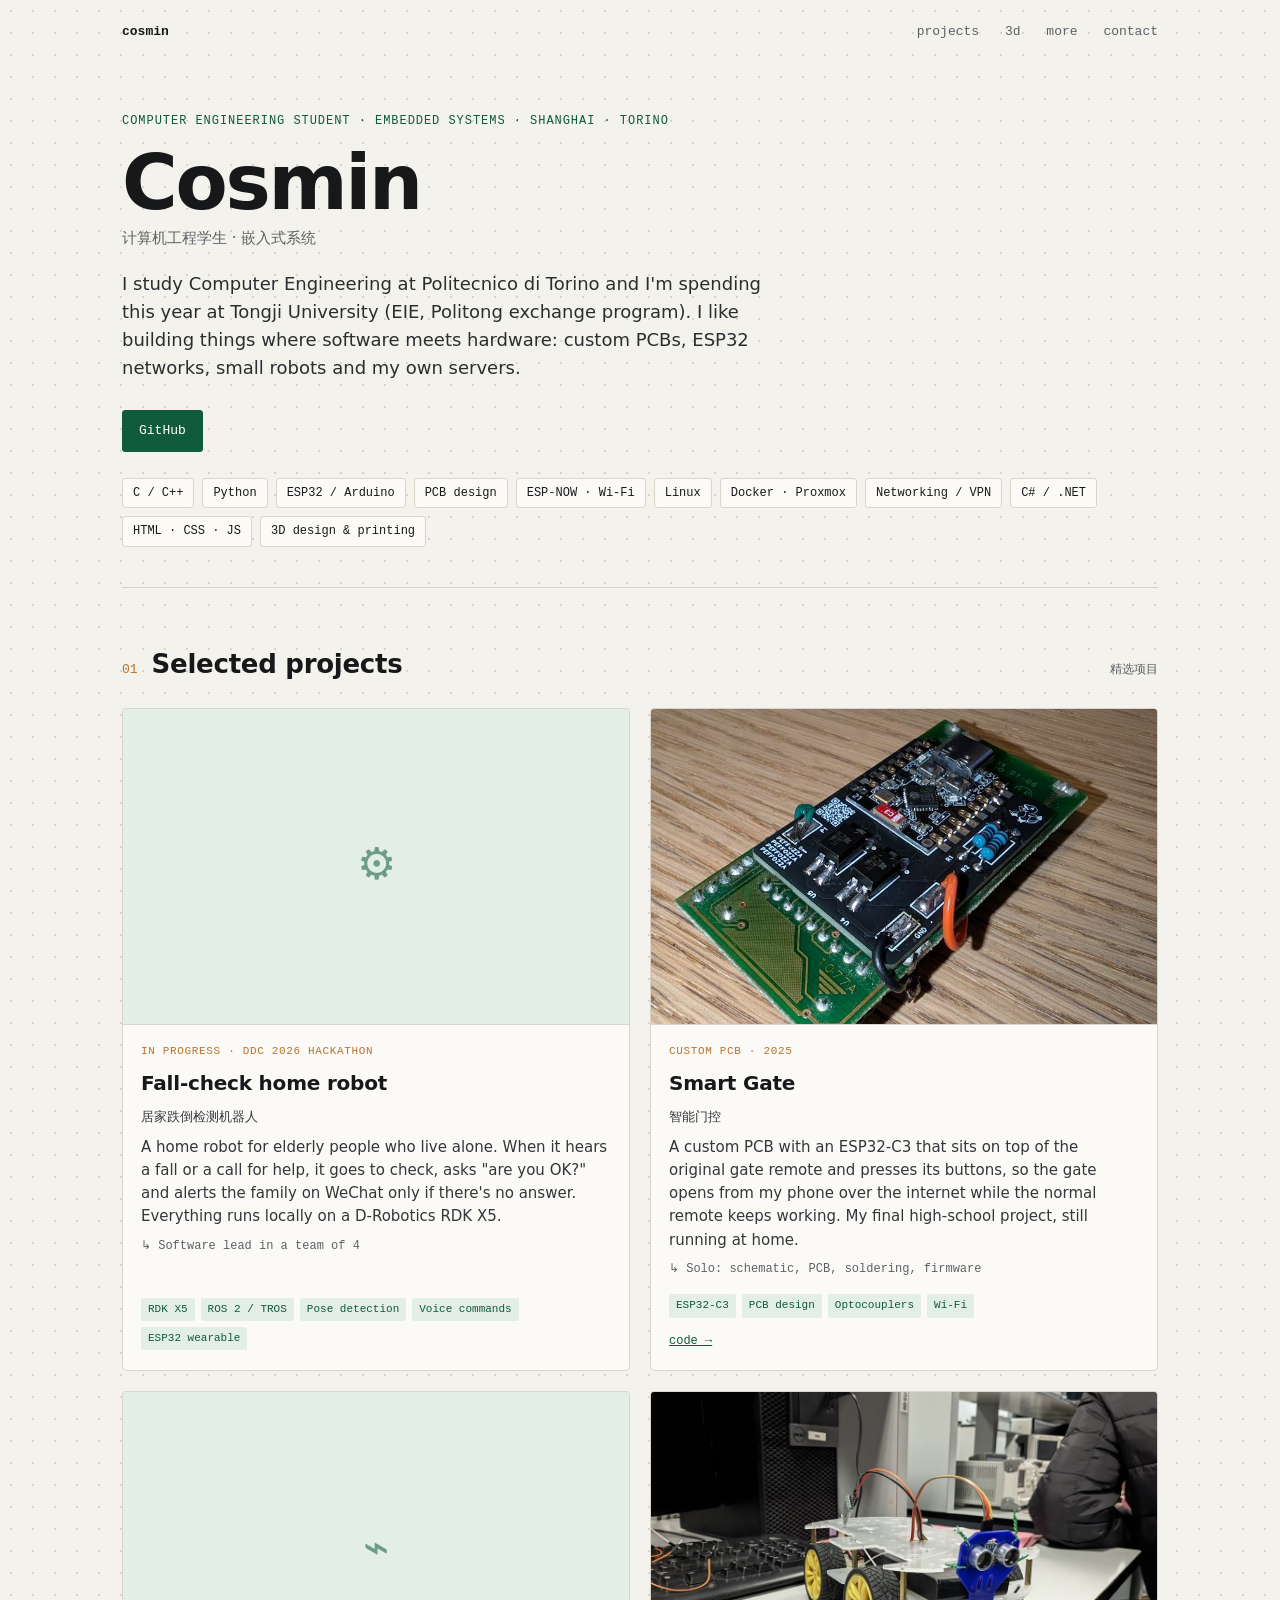
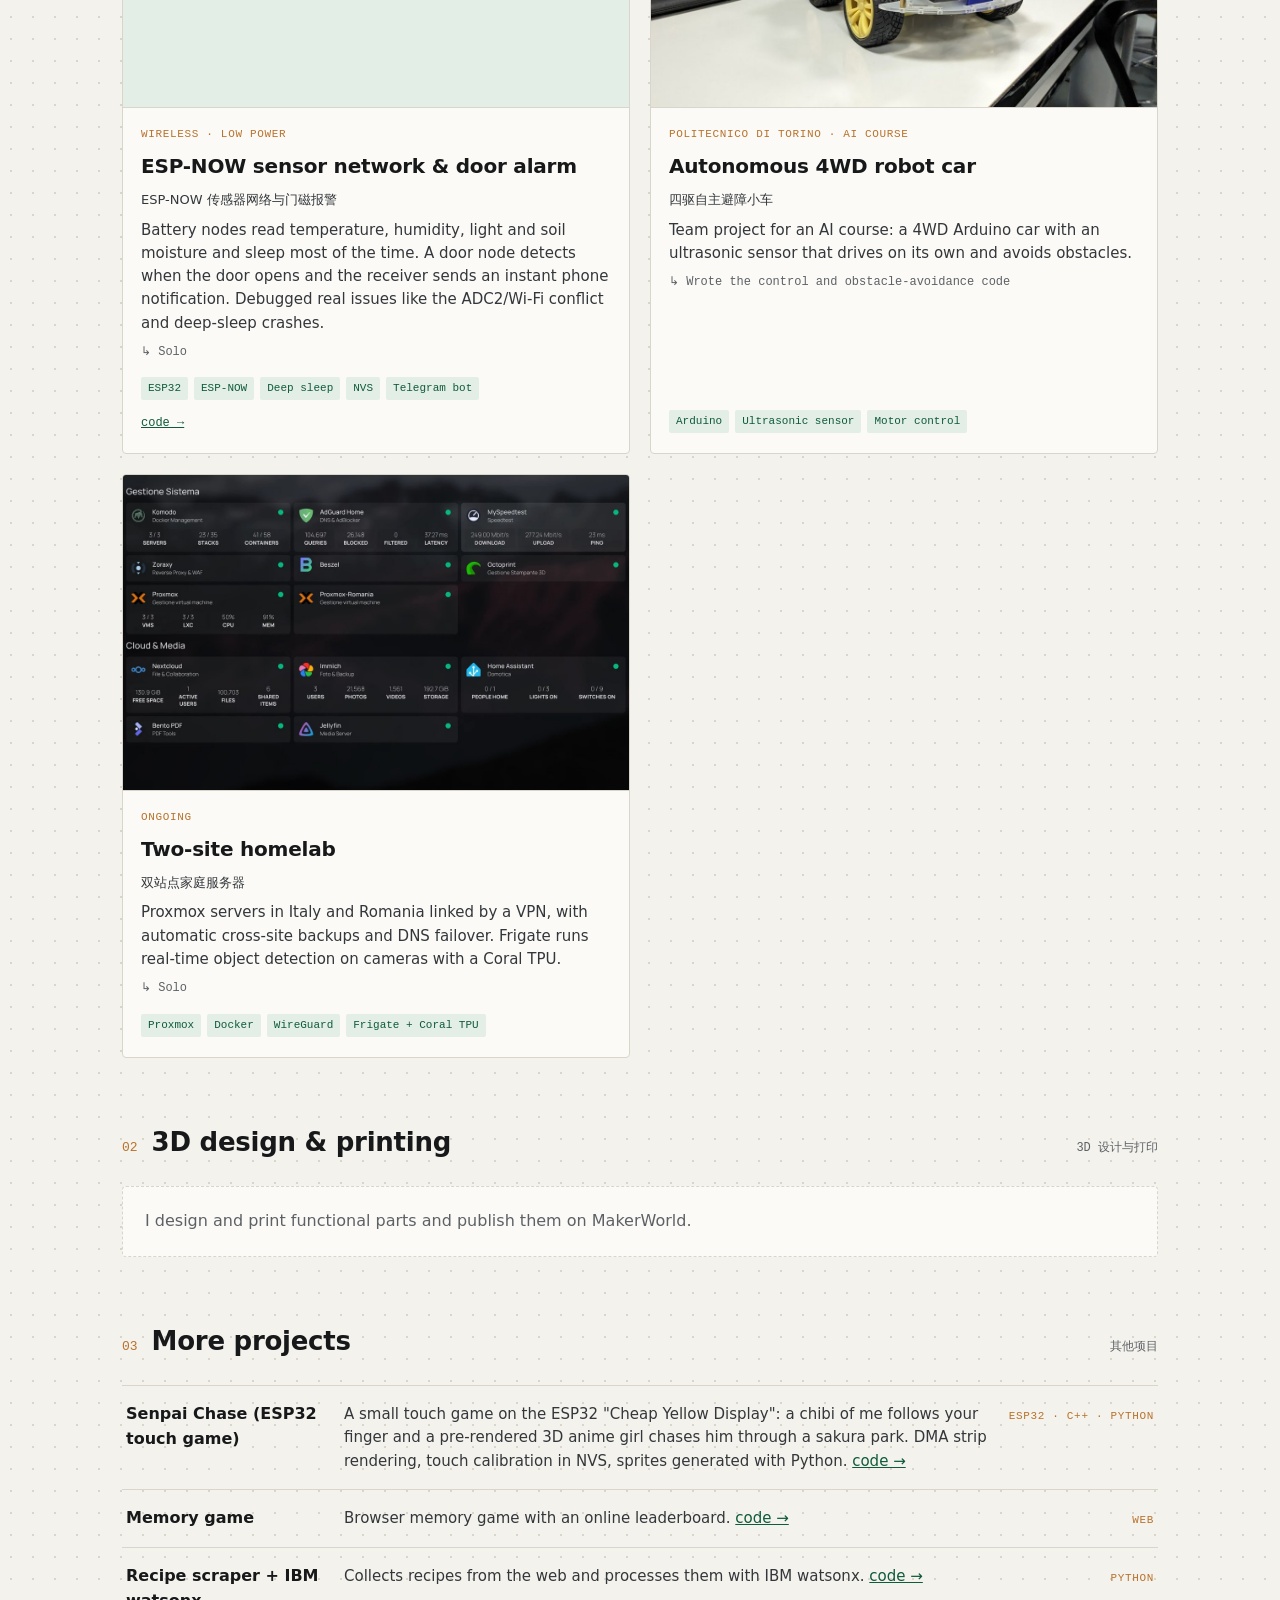
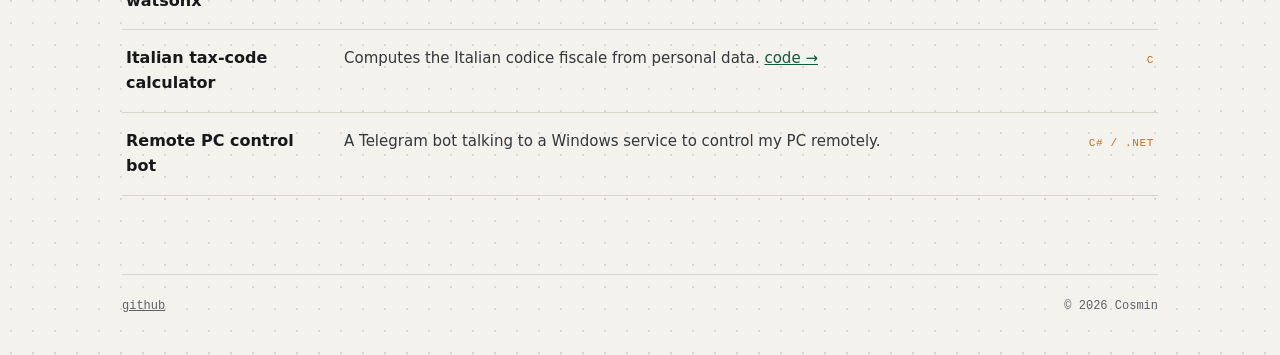
<file: index.html>
<!DOCTYPE html>
<html lang="en">
<head>
<meta charset="utf-8">
<meta name="viewport" content="width=device-width, initial-scale=1">
<title>Cosmin · Projects</title>
<meta name="description" content="Embedded systems, robotics and software projects by Cosmin, Computer Engineering student at Politecnico di Torino and Tongji University.">
<style>
  :root{
    --bg:#f4f2ec; --paper:#fbfaf6; --ink:#16181a; --muted:#5d6166; --line:#d9d5ca;
    --pcb:#0f5b3a; --pcb-soft:#e3eee7; --copper:#b8722c;
    --mono: ui-monospace, "JetBrains Mono", "SFMono-Regular", Menlo, Consolas, monospace;
    --sans: "Inter", system-ui, -apple-system, "Segoe UI", "PingFang SC", "Microsoft YaHei", sans-serif;
  }
  *{box-sizing:border-box}
  html{scroll-behavior:smooth}
  body{margin:0;background:var(--bg);color:var(--ink);font-family:var(--sans);line-height:1.55;
    background-image:radial-gradient(var(--line) 1px, transparent 1px);background-size:22px 22px}
  a{color:inherit}
  .wrap{max-width:1080px;margin:0 auto;padding:0 22px}
  header.top{display:flex;justify-content:space-between;align-items:center;padding:22px 0;font-family:var(--mono);font-size:13px}
  header.top nav a{margin-left:18px;text-decoration:none;color:var(--muted)}
  header.top nav a:hover{color:var(--pcb)}
  .hero{padding:48px 0 40px;border-bottom:1px solid var(--line)}
  .kicker{font-family:var(--mono);font-size:12px;letter-spacing:.08em;text-transform:uppercase;color:var(--pcb)}
  h1{font-size:clamp(40px,7vw,76px);line-height:1;margin:14px 0 6px;letter-spacing:-.03em}
  .zh{color:var(--muted);font-size:15px;margin:0 0 20px}
  .bio{max-width:640px;font-size:18px;color:#2b2e31}
  .pills{display:flex;flex-wrap:wrap;gap:8px;margin-top:26px}
  .pill{font-family:var(--mono);font-size:12px;padding:5px 10px;border:1px solid var(--line);background:var(--paper);border-radius:3px}
  .cta{display:flex;gap:12px;margin-top:28px;flex-wrap:wrap}
  .btn{font-family:var(--mono);font-size:13px;text-decoration:none;padding:10px 16px;border:1.5px solid var(--ink);border-radius:3px;background:var(--paper)}
  .btn.primary{background:var(--pcb);border-color:var(--pcb);color:#fff}
  section{padding:56px 0 8px}
  .sec-head{display:flex;align-items:baseline;gap:14px;margin-bottom:24px}
  .sec-head h2{margin:0;font-size:26px;letter-spacing:-.01em}
  .sec-head .num{font-family:var(--mono);color:var(--copper);font-size:13px}
  .sec-head .sub{font-family:var(--mono);font-size:12px;color:var(--muted);margin-left:auto}
  .featured{display:grid;grid-template-columns:repeat(2,1fr);gap:20px}
  .card{background:var(--paper);border:1px solid var(--line);border-radius:4px;overflow:hidden;display:flex;flex-direction:column;transition:transform .15s, box-shadow .15s}
  .card:hover{transform:translateY(-2px);box-shadow:0 8px 24px rgba(0,0,0,.06)}
  .media{aspect-ratio:16/10;background:var(--pcb-soft);display:flex;align-items:center;justify-content:center;overflow:hidden;border-bottom:1px solid var(--line)}
  .media img{width:100%;height:100%;object-fit:cover}
  .media .ph{font-family:var(--mono);font-size:44px;color:var(--pcb);opacity:.55}
  .body{padding:18px 18px 20px;display:flex;flex-direction:column;gap:8px;flex:1}
  .tag{font-family:var(--mono);font-size:11px;color:var(--copper);text-transform:uppercase;letter-spacing:.06em}
  .card h3{margin:0;font-size:20px;letter-spacing:-.01em}
  .card .zh{font-size:13px;margin:0}
  .card p{margin:0;color:#33373b;font-size:15px}
  .role{font-family:var(--mono);font-size:12px;color:var(--muted)}
  .stack{display:flex;flex-wrap:wrap;gap:6px;margin-top:auto;padding-top:8px}
  .stack span{font-family:var(--mono);font-size:11px;background:var(--pcb-soft);color:var(--pcb);padding:3px 7px;border-radius:2px}
  .more{font-family:var(--mono);font-size:12px;margin-top:6px}
  .more a{color:var(--pcb)}
  .list{border-top:1px solid var(--line)}
  .row{display:grid;grid-template-columns:200px 1fr auto;gap:18px;padding:16px 4px;border-bottom:1px solid var(--line);align-items:baseline}
  .row h4{margin:0;font-size:16px}
  .row p{margin:0;color:#33373b;font-size:15px}
  .row .tag{white-space:nowrap}
  .mw-grid{display:grid;grid-template-columns:repeat(auto-fill,minmax(200px,1fr));gap:16px}
  .mw-empty{background:var(--paper);border:1px dashed var(--line);padding:22px;border-radius:4px;color:var(--muted)}
  footer{margin:70px 0 40px;padding-top:22px;border-top:1px solid var(--line);font-family:var(--mono);font-size:12px;color:var(--muted);display:flex;justify-content:space-between;flex-wrap:wrap;gap:10px}
  @media (max-width:640px){
    .featured{grid-template-columns:1fr}
    .row{grid-template-columns:1fr;gap:4px}
    header.top nav a{margin-left:12px}
    .sec-head .sub{display:none}
  }
</style>
</head>
<body>
<div class="wrap">
  <header class="top">
    <strong id="brand">cosmin</strong>
    <nav>
      <a href="#projects">projects</a>
      <a href="#makerworld">3d</a>
      <a href="#more">more</a>
      <a href="#contact">contact</a>
    </nav>
  </header>

  <div class="hero">
    <div class="kicker" id="loc"></div>
    <h1 id="name"></h1>
    <p class="zh" id="rolezh"></p>
    <p class="bio" id="bio"></p>
    <div class="cta" id="cta"></div>
    <div class="pills" id="skills"></div>
  </div>

  <section id="projects">
    <div class="sec-head"><span class="num">01</span><h2>Selected projects</h2><span class="sub">精选项目</span></div>
    <div class="featured" id="featured"></div>
  </section>

  <section id="makerworld">
    <div class="sec-head"><span class="num">02</span><h2>3D design &amp; printing</h2><span class="sub">3D 设计与打印</span></div>
    <div id="mw"></div>
  </section>

  <section id="more">
    <div class="sec-head"><span class="num">03</span><h2>More projects</h2><span class="sub">其他项目</span></div>
    <div class="list" id="others"></div>
  </section>

  <footer id="contact">
    <span id="contacts"></span>
    <span>© <span id="year"></span> Cosmin</span>
  </footer>
</div>

<script src="data.js"></script>
<script>
  const $ = id => document.getElementById(id);
  const esc = s => String(s ?? "").replace(/[&<>"]/g, c => ({"&":"&amp;","<":"&lt;",">":"&gt;",'"':"&quot;"}[c]));
  const icons = {robotics:"⚙", embedded:"⌁", systems:"▤", software:"{ }"};

  $("name").textContent = PROFILE.name;
  $("loc").textContent = PROFILE.role + " · " + PROFILE.location;
  $("rolezh").textContent = PROFILE.roleZh;
  $("bio").textContent = PROFILE.bio;
  $("skills").innerHTML = PROFILE.skills.map(s => `<span class="pill">${esc(s)}</span>`).join("");

  const L = PROFILE.links, cta = [];
  if (L.github) cta.push(`<a class="btn primary" href="${esc(L.github)}" target="_blank" rel="noopener">GitHub</a>`);
  if (L.makerworld) cta.push(`<a class="btn" href="${esc(L.makerworld)}" target="_blank" rel="noopener">MakerWorld</a>`);
  if (L.email) cta.push(`<a class="btn" href="mailto:${esc(L.email)}">Email</a>`);
  $("cta").innerHTML = cta.join("");

  const linkHtml = p => {
    const out = [];
    if (p.links?.repo) out.push(`<a href="${esc(p.links.repo)}" target="_blank" rel="noopener">code →</a>`);
    if (p.links?.demo) out.push(`<a href="${esc(p.links.demo)}" target="_blank" rel="noopener">demo →</a>`);
    return out.length ? `<div class="more">${out.join(" &nbsp; ")}</div>` : "";
  };

  $("featured").innerHTML = PROJECTS.filter(p => p.featured).map(p => `
    <article class="card">
      <div class="media">${p.image ? `<img src="${esc(p.image)}" alt="${esc(p.title)}" loading="lazy">` : `<span class="ph">${icons[p.category] || "◇"}</span>`}</div>
      <div class="body">
        <span class="tag">${esc(p.tag)}</span>
        <h3>${esc(p.title)}</h3>
        ${p.titleZh ? `<p class="zh">${esc(p.titleZh)}</p>` : ""}
        <p>${esc(p.summary)}</p>
        ${p.role ? `<span class="role">↳ ${esc(p.role)}</span>` : ""}
        <div class="stack">${(p.stack||[]).map(s => `<span>${esc(s)}</span>`).join("")}</div>
        ${linkHtml(p)}
      </div>
    </article>`).join("");

  $("others").innerHTML = PROJECTS.filter(p => !p.featured).map(p => `
    <div class="row">
      <h4>${esc(p.title)}</h4>
      <p>${esc(p.summary)} ${p.links?.repo ? `<a href="${esc(p.links.repo)}" target="_blank" rel="noopener" style="color:var(--pcb)">code →</a>` : ""}</p>
      <span class="tag">${esc(p.tag)}</span>
    </div>`).join("");

  if (MAKERWORLD.length) {
    $("mw").innerHTML = `<div class="mw-grid">${MAKERWORLD.map(m => `
      <a class="card" href="${esc(m.url)}" target="_blank" rel="noopener" style="text-decoration:none">
        <div class="media">${m.image ? `<img src="${esc(m.image)}" alt="${esc(m.title)}" loading="lazy">` : `<span class="ph">△</span>`}</div>
        <div class="body"><h3 style="font-size:16px">${esc(m.title)}</h3>${m.note ? `<p>${esc(m.note)}</p>` : ""}</div>
      </a>`).join("")}</div>`;
  } else {
    $("mw").innerHTML = `<div class="mw-empty">I design and print functional parts and publish them on MakerWorld.${L.makerworld ? ` <a href="${esc(L.makerworld)}" target="_blank" rel="noopener" style="color:var(--pcb)">See my models →</a>` : ""}</div>`;
  }

  const c = [];
  if (L.github) c.push(`<a href="${esc(L.github)}">github</a>`);
  if (L.makerworld) c.push(`<a href="${esc(L.makerworld)}">makerworld</a>`);
  if (L.linkedin) c.push(`<a href="${esc(L.linkedin)}">linkedin</a>`);
  if (L.email) c.push(`<a href="mailto:${esc(L.email)}">${esc(L.email)}</a>`);
  $("contacts").innerHTML = c.join(" · ");
  $("year").textContent = new Date().getFullYear();
</script>
</body>
</html>
</file>
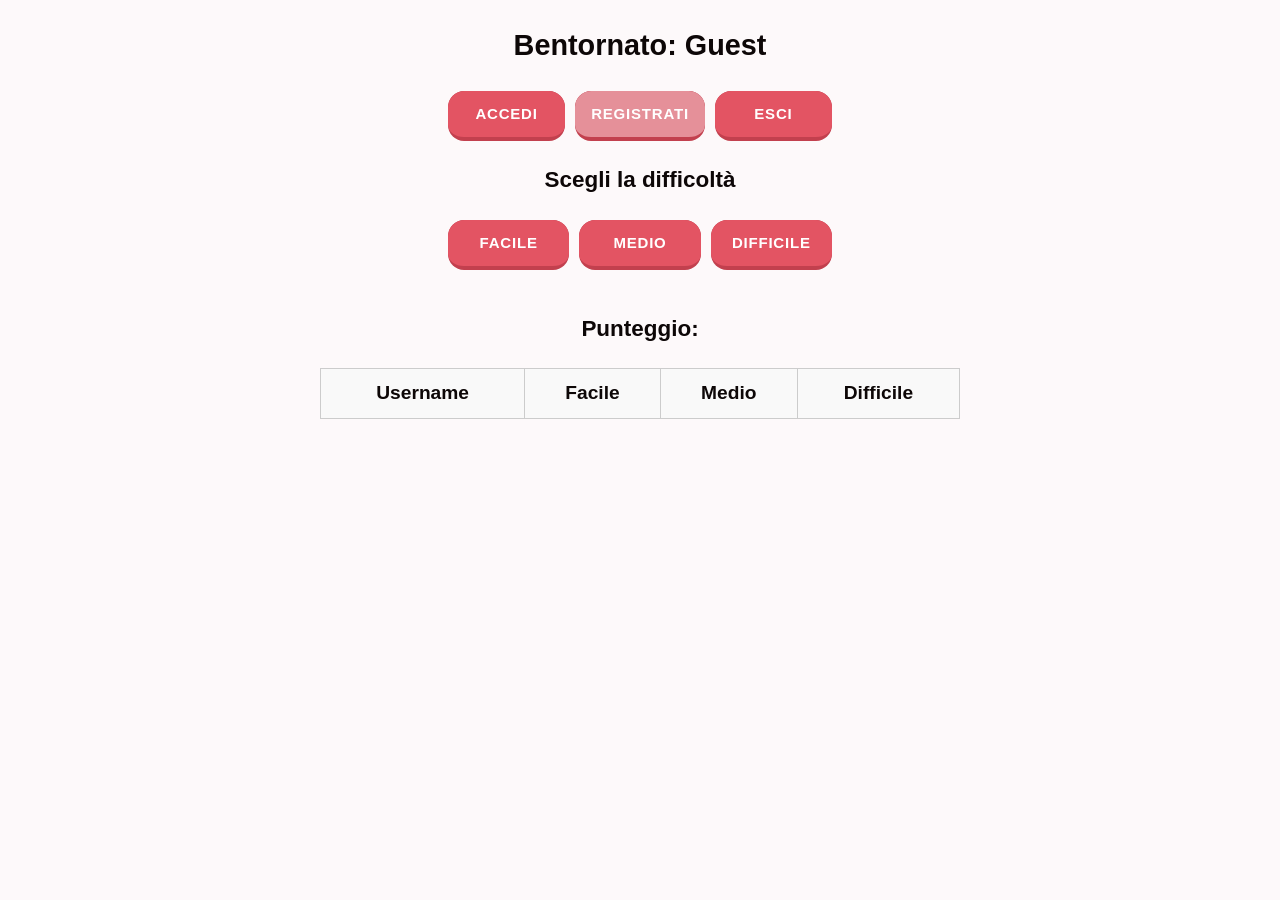
<file: projects/memory-game/index.html>
<!DOCTYPE html>
<html lang="it">
<head>
<meta charset="UTF-8">
    <meta name="viewport" content="width=device-width, initial-scale=1.0">
    <title>Memory Game</title>
    <script src="js/main.js"></script>
    <script src="js/register-script.js"></script>
    <link rel="stylesheet" href="css/main.css">
    <link rel="stylesheet" href="css/index.css">
    <link rel="icon" type="image/x-icon" href="img/icon.svg">

</head>
<body onload="utente(), punteggi()">
    <div class="main">

        <h2 id="username">Username: </h2>

        <div class="login-register">
            <button class="bottone" onclick="window.location.href = 'login.html'">accedi</button>
            <button class="registrati bottone" onclick="window.location.href = 'register.html'">registrati</button>
            <button class="bottone" onclick="logout()">Esci</button>
        </div>
        
        <h3>Scegli la difficoltà</h3>

        <div class="difficolta">
            <button class="bottone" onclick="window.location.href = 'facile.html'">facile</button>
            <button class="bottone" onclick="window.location.href = 'medio.html'">medio</button>
            <button class="bottone" onclick="window.location.href = 'difficile.html'">difficile</button>
        </div>


        <h3>Punteggio: </h3>

        <table class="score-table">
            <thead>
                <tr>
                    <th>Username</th>
                    <th>Facile</th>
                    <th>Medio</th>
                    <th>Difficile</th>
                </tr>
            </thead>
            <tbody id="table">
                <tr>
                </tr>
            </tbody>
        </table>
    </div>  

</body>
</html>
</file>
<file: projects/memory-game/css/main.css>
:root{
    --text: #0d0707;
    --background: #fdf9fa;
    --primary: #c2404e;
    --secondary: #e59099;
    --accent: #e35463;
    --backgroud2: rgb(255, 240, 240);
}

body{
    background-color: var(--background);
    color: var(--text);
    font-family: 'Roboto', sans-serif;
    font-size: 1.2rem;
    font-weight: 500;
    line-height: 1.5;
    margin: 0;
    padding: 0;
}



/* CSS */
.bottone {
  appearance: button;
  background-color: var(--primary);
  border: solid transparent;
  border-radius: 16px;
  border-width: 0 0 4px;
  box-sizing: border-box;
  color: #FFFFFF;
  cursor: pointer;
  display: inline-block;
  font-family: din-round,sans-serif;
  font-size: 15px;
  font-weight: 700;
  letter-spacing: .8px;
  line-height: 20px;
  margin: 0;
  outline: none;
  overflow: visible;
  padding: 13px 16px;
  text-align: center;
  text-transform: uppercase;
  touch-action: manipulation;
  transform: translateZ(0);
  transition: filter .2s;
  user-select: none;
  -webkit-user-select: none;
  vertical-align: middle;
  white-space: nowrap;
  width: 100%;
}

.bottone:after {
  background-clip: padding-box;
  background-color: var(--accent);
  border: solid transparent;
  border-radius: 16px;
  border-width: 0 0 4px;
  bottom: -4px;
  content: "";
  left: 0;
  position: absolute;
  right: 0;
  top: 0;
  z-index: -1;
}

.bottone:main,
.bottone:focus {
  user-select: auto;
}

.bottone:hover:not(:disabled) {
  filter: brightness(1.1);
  -webkit-filter: brightness(1.1);
}

.bottone:disabled {
  cursor: auto;
}

.bottone:active {
  border-width: 4px 0 0;
  background: none;
}
.registrati::after {
  background-color: var(--secondary);
}

@media screen and (max-width: 700px) {
  .bottone {
    font-size: 12px;
  }
}
</file>
<file: projects/memory-game/css/index.css>
.main {
    display: flex;
    flex-direction: column;
    align-items: center;
}     

.difficolta {
    display: flex;
    flex-direction: row;
    justify-content: space-around;
    width: 30%;
    gap: 10px;
    margin-bottom: 20px;
}
.login-register {
    display: flex;
    flex-direction: row;
    justify-content: space-around;
    width: 30%;
    gap: 10px;
}


.score-table {
    width: 50%;
    border-collapse: collapse;
}

.score-table th,
.score-table td {
    padding: 10px;
    text-align: center;
    border: 1px solid #ccc;
}

.score-table th {
    background-color: #f9f9f9;
}

.score-table td {
    background-color: #fff;
}
</file>
